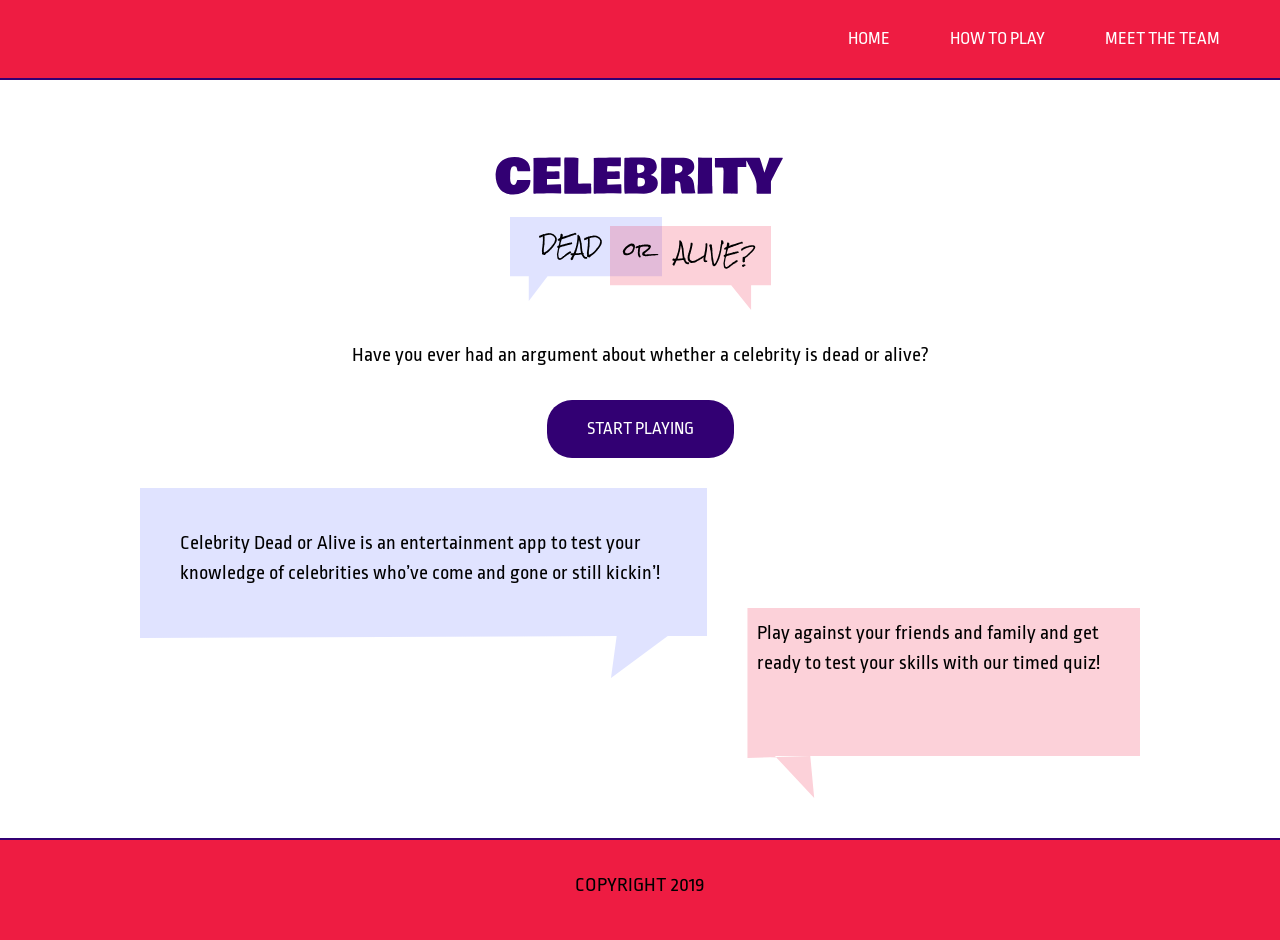
<file: celebdoa/index.html>
<!DOCTYPE html>
<html lang="en">
  <head>
    <meta charset="UTF-8" />
    <meta name="viewport" content="width=device-width, initial-scale=1.0" />
    <meta http-equiv="X-UA-Compatible" content="ie=edge" />
    <link
      href="https://fonts.googleapis.com/css?family=Bowlby+One|Rock+Salt|Ropa+Sans&display=swap"
      rel="stylesheet"
    />
    <link href="css/index.css" rel="stylesheet" />
    <title>Celebrity Dead or Alive?</title>
  </head>
  <body>
    <div class="mobileContainer">
      <nav>
        <a href="index.html">HOME</a>
        <a href="HowTo.html">HOW TO PLAY</a>
        <a href="MeetUs.html">MEET THE TEAM </a>
      </nav>
      <div class="container">
        <div class="top-content">
          <img src="img/cdoa.svg" alt="Celebrity Dead or Alive logo" />
          <p>
            Have you ever had an argument about whether a celebrity is dead or
            alive?
          </p>
          <a
            class="btn"
            href="https://celebrity-dead-alive-frontend.netlify.com"
            >START PLAYING</a
          >
        </div>
        <div class="middle-content">
          <div class="blue">
            <p>
              Celebrity Dead or Alive is an entertainment app to test your
              knowledge of celebrities who’ve come and gone or still kickin’!
            </p>
          </div>
          <div class="pink">
            <p>
              Play against your friends and family and get ready to test your
              skills with our timed quiz!
            </p>
          </div>
        </div>
      </div>
      <footer>
        <p>COPYRIGHT 2019</p>
      </footer>
    </div>
  </body>
</html>
</file>
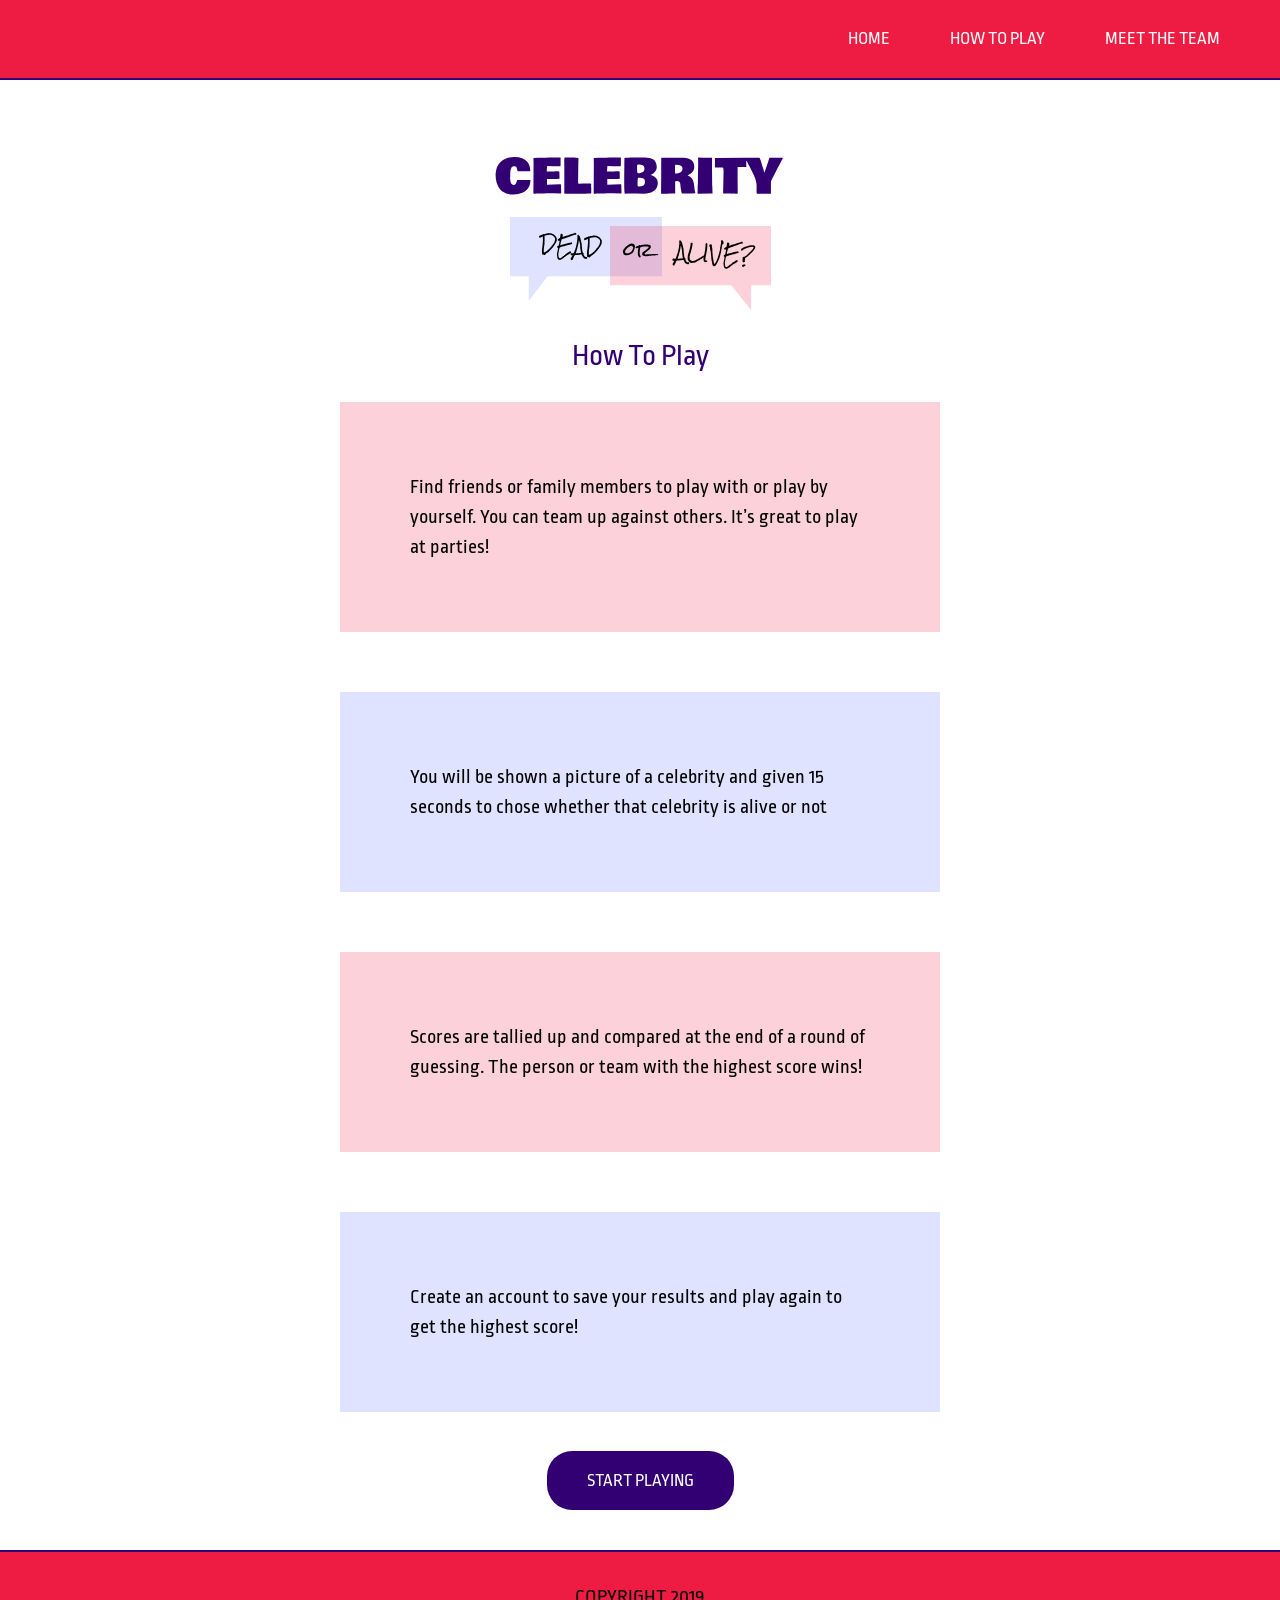
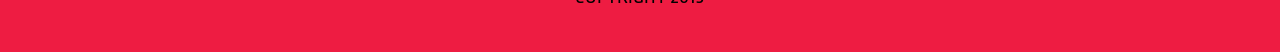
<file: celebdoa/HowTo.html>
<!DOCTYPE html>
<html lang="en">
  <head>
    <meta charset="UTF-8" />
    <meta name="viewport" content="width=device-width, initial-scale=1.0" />
    <meta http-equiv="X-UA-Compatible" content="ie=edge" />
    <link
      href="https://fonts.googleapis.com/css?family=Bowlby+One|Rock+Salt|Ropa+Sans&display=swap"
      rel="stylesheet"
    />
    <link href="css/index.css" rel="stylesheet" />
    <title>How to Play</title>
  </head>
  <body>
    <div class="mobileContainer">
      <nav>
        <a href="index.html">HOME</a>
        <a href="HowTo.html">HOW TO PLAY</a>
        <a href="MeetUs.html">MEET THE TEAM </a>
      </nav>
      <div class="container">
        <div class="top-content">
          <img src="img/cdoa.svg" alt="Celebrity Dead or Alive logo" />
        </div>

        <h3>How To Play</h3>

        <div class="muPink">
          <p>
            Find friends or family members to play with or play by yourself. You
            can team up against others. It’s great to play at parties!
          </p>
        </div>

        <div class="muBlue">
          <p>
            You will be shown a picture of a celebrity and given 15 seconds to
            chose whether that celebrity is alive or not
          </p>
        </div>

        <div class="muPink">
          <p>
            Scores are tallied up and compared at the end of a round of
            guessing. The person or team with the highest score wins!
          </p>
        </div>

        <div class="muBlue">
          <p>
            Create an account to save your results and play again to get the
            highest score!
          </p>
        </div>

        <div class="bottom-content">
          <a
            class="btn"
            href="https://celebrity-dead-alive-frontend.netlify.com"
            >START PLAYING</a
          >
        </div>
      </div>
      <footer>
        <p>COPYRIGHT 2019</p>
      </footer>
    </div>
  </body>
</html>
</file>
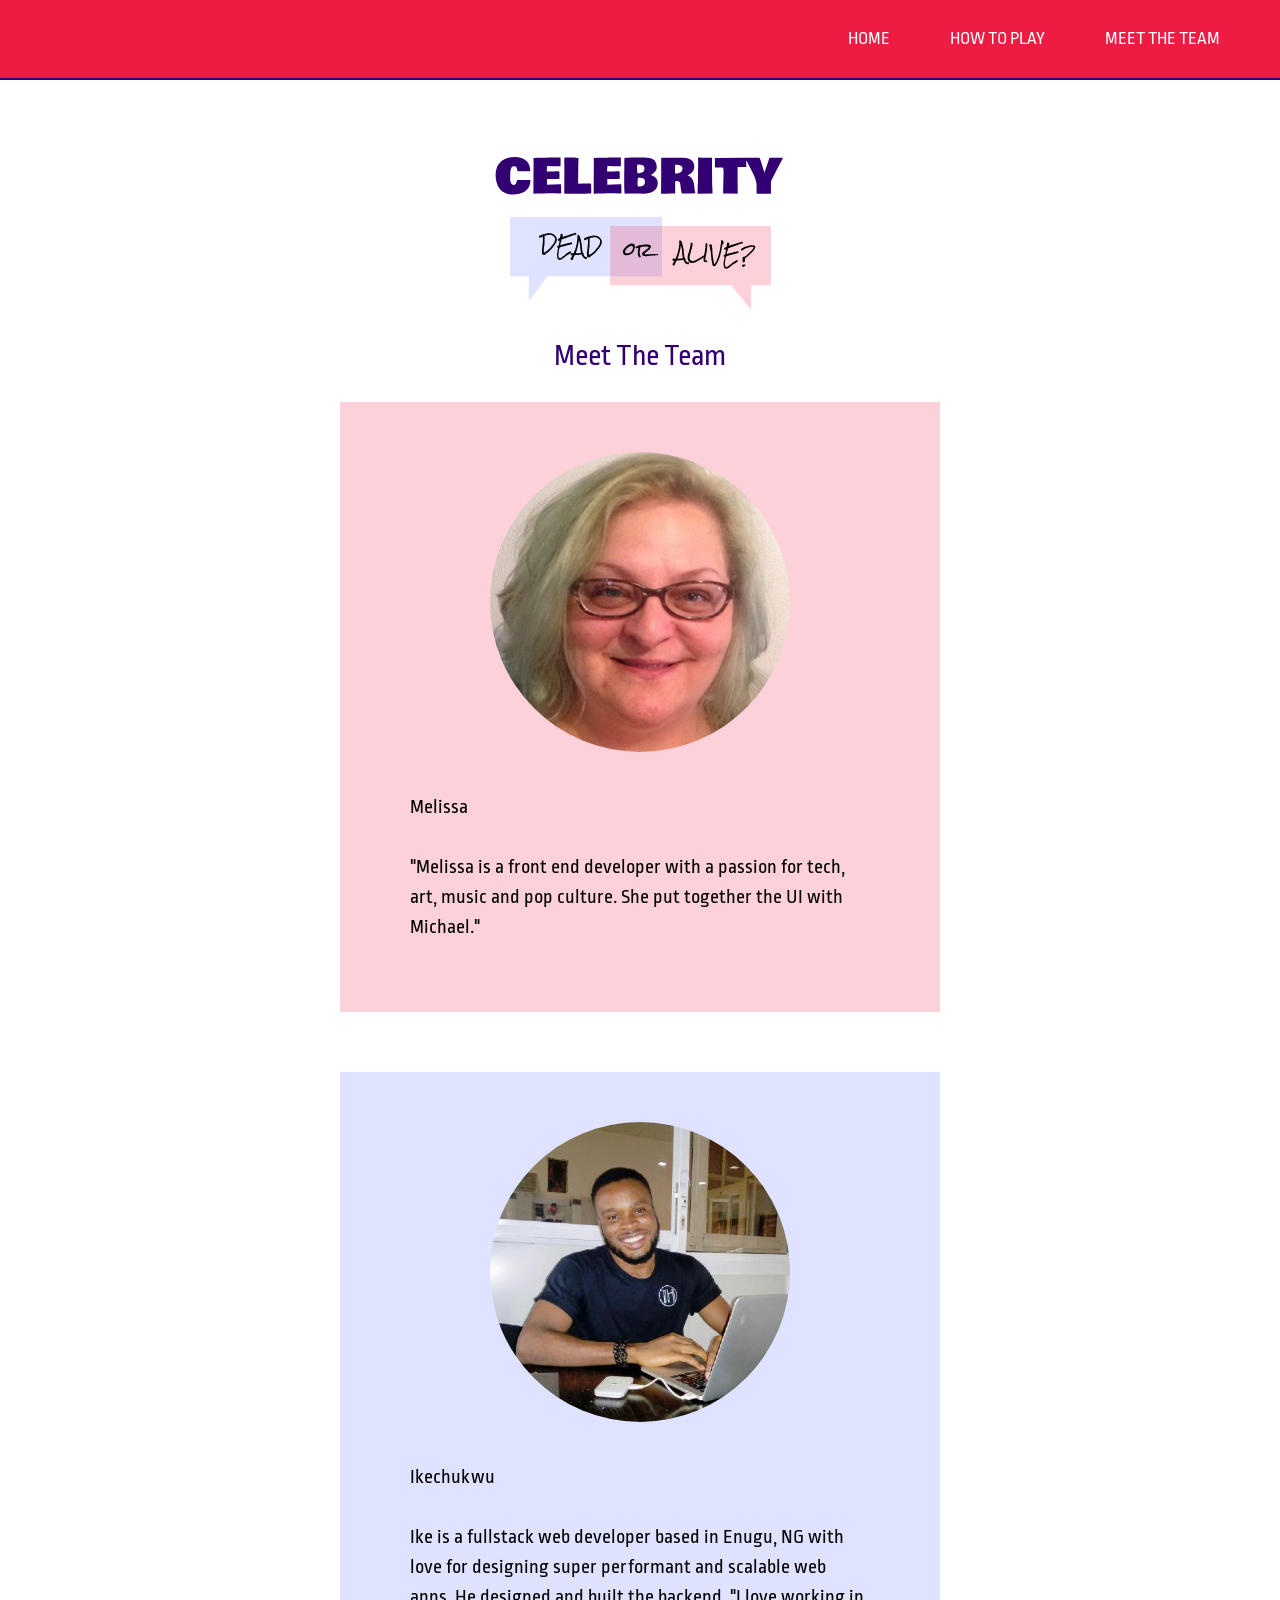
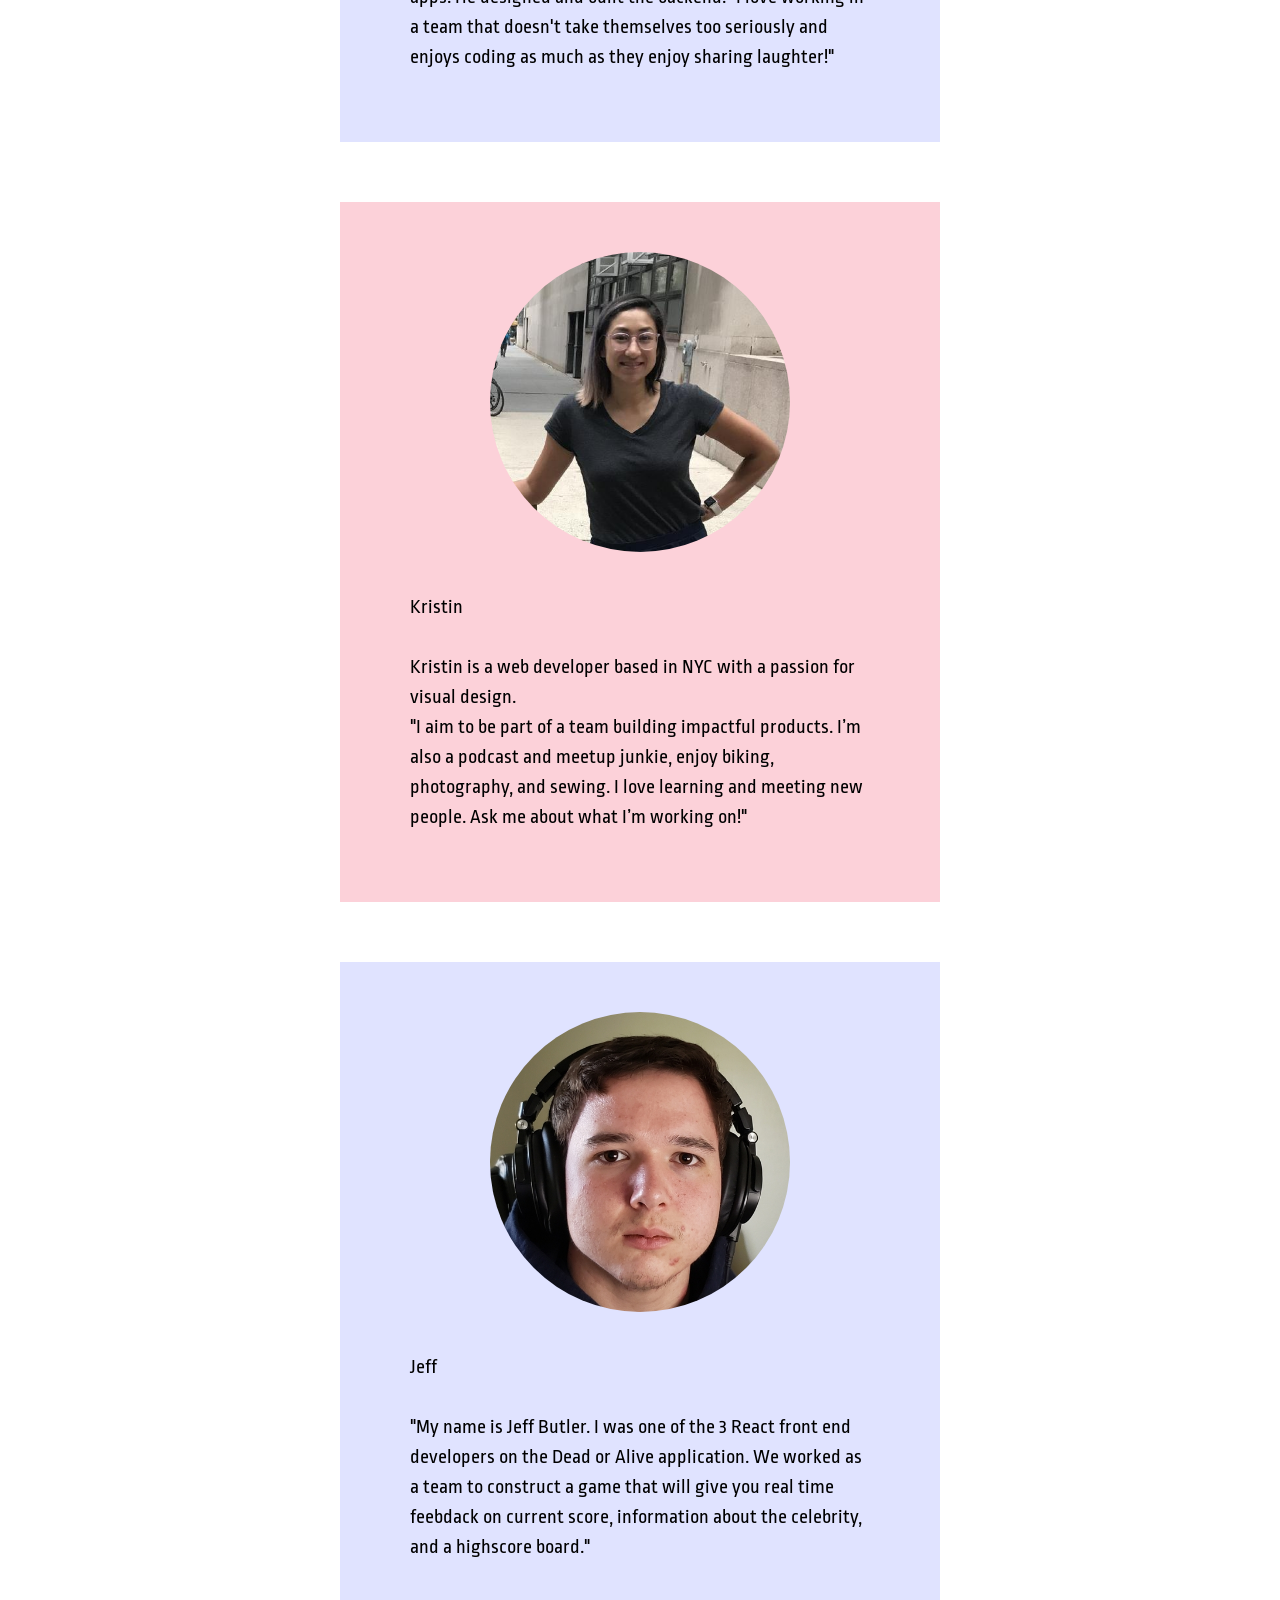
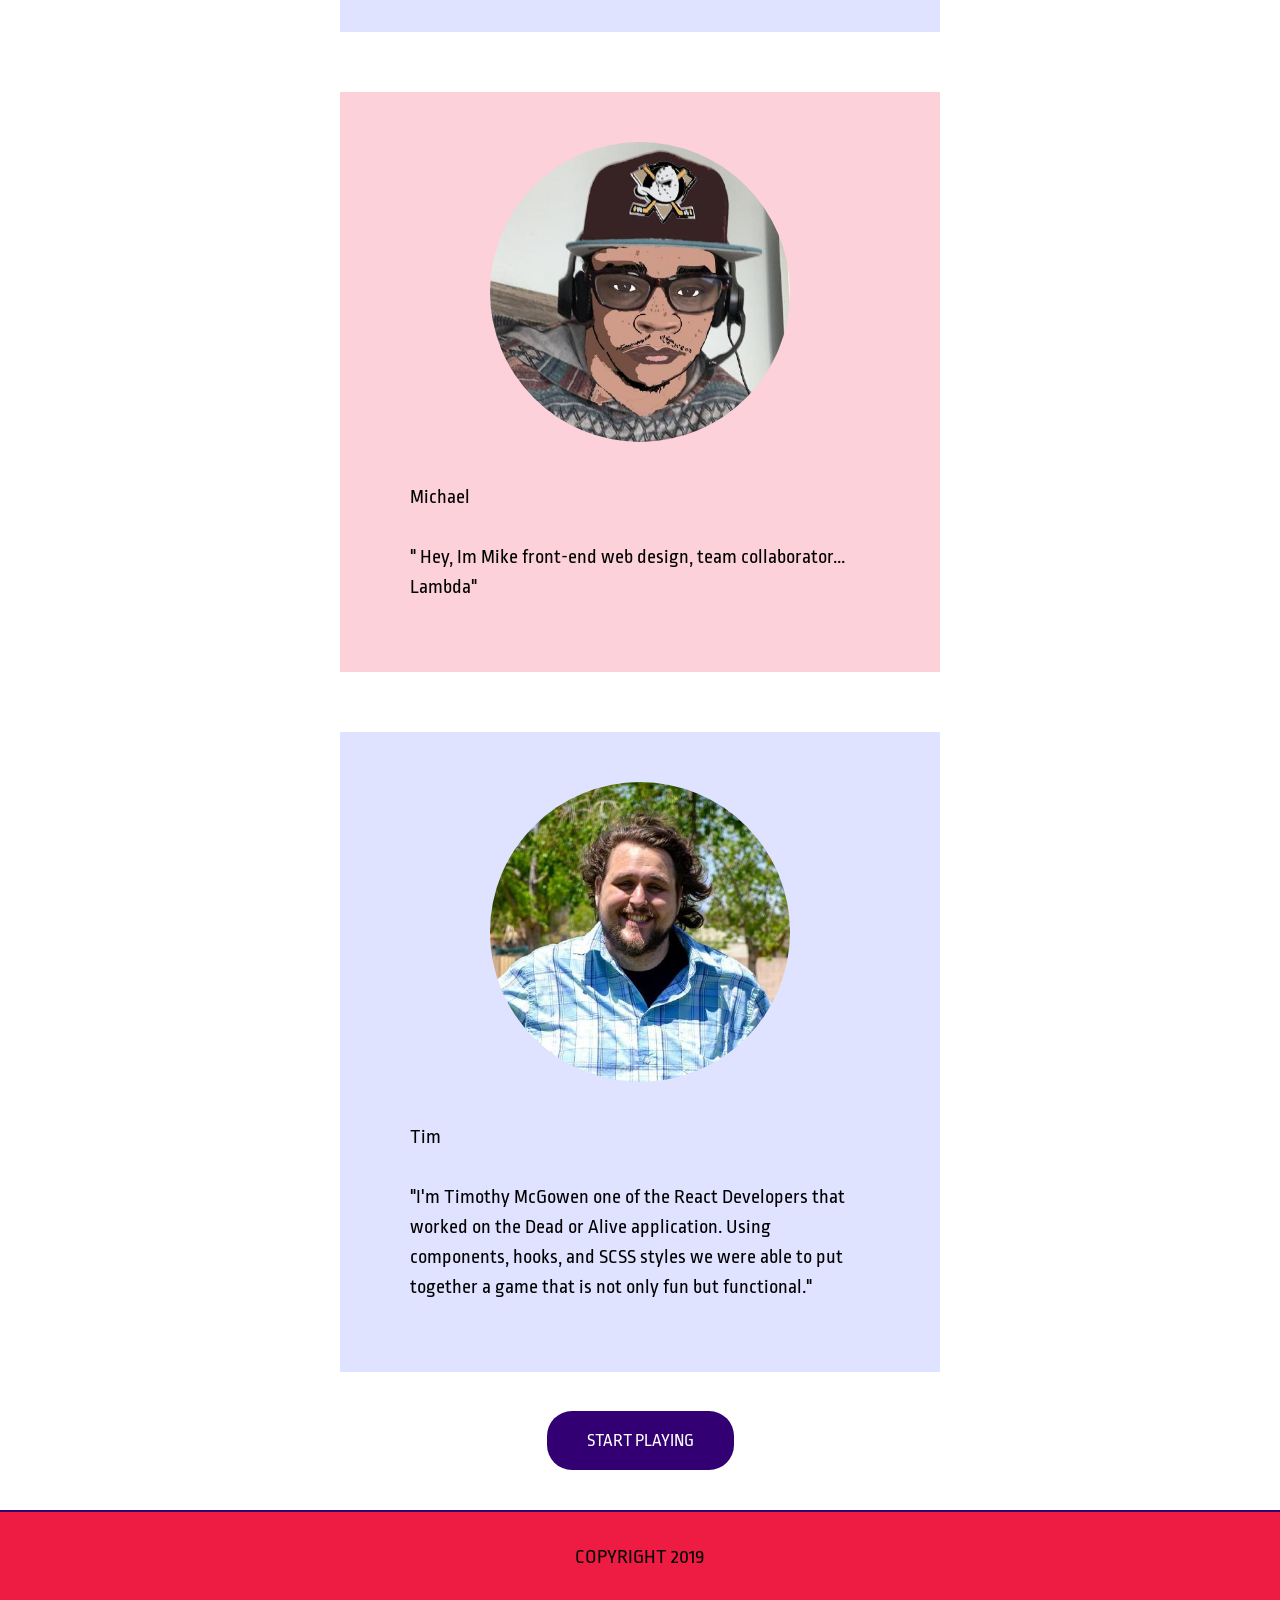
<file: celebdoa/MeetUs.html>
<!DOCTYPE html>
<html lang="en">
  <head>
    <meta charset="UTF-8" />
    <meta name="viewport" content="width=device-width, initial-scale=1.0" />
    <meta http-equiv="X-UA-Compatible" content="ie=edge" />
    <link
      href="https://fonts.googleapis.com/css?family=Bowlby+One|Rock+Salt|Ropa+Sans&display=swap"
      rel="stylesheet"
    />
    <link href="css/index.css" rel="stylesheet" />
    <title>Meet the Team</title>
  </head>
  <body>
      <div class="mobileContainer">
    
      <nav>
        <a href="index.html">HOME</a>
        <a href="HowTo.html">HOW TO PLAY</a>
        <a href="MeetUs.html">MEET THE TEAM </a>
      </nav>
      <div class="container">
      <div class="top-content">
        <img src="img/cdoa.svg" alt="Celebrity Dead or Alive logo" />
      </div>

      <h3>Meet The Team</h3>

      <div class="muPink">
        <img class="avatar" src="img/melissa-kemp.jpg" alt="Melissa Kemp" />
        <p>
          <strong>Melissa</strong> <br /><br />
          "Melissa is a front end developer with a passion for tech, art, music
          and pop culture. She put together the UI with Michael."
        </p>
      </div>

      <div class="muBlue">
        <img class="avatar" src="img/ikechukwu-eze.jpg" alt="Ikechukwu Eze" />
        <p>
          <strong>Ikechukwu</strong><br /><br />
          Ike is a fullstack web developer based in Enugu, NG with love for
          designing super performant and scalable web apps. He designed and
          built the backend. "I love working in a team that doesn't take
          themselves too seriously and enjoys coding as much as they enjoy
          sharing laughter!"
        </p>
      </div>

      <div class="muPink">
        <img class="avatar" src="img/kristin-barr.jpg" alt="Kristin Barr" />
        <p>
          <strong>Kristin</strong> <br /><br />
          Kristin is a web developer based in NYC with a passion for visual
          design. <br />
          "I aim to be part of a team building impactful products. I’m also a
          podcast and meetup junkie, enjoy biking, photography, and sewing. I
          love learning and meeting new people. Ask me about what I’m working
          on!"
        </p>
      </div>

      <div class="muBlue">
        <img class="avatar" src="img/jeff-butler.jpg" alt="Jeff Butler" />
        <p>
          <strong>Jeff</strong><br /><br />
          "My name is Jeff Butler. I was one of the 3 React front end developers
          on the Dead or Alive application. We worked as a team to construct a
          game that will give you real time feebdack on current score,
          information about the celebrity, and a highscore board."
        </p>
      </div>

      <div class="muPink">
        <img class="avatar" src="img/michael-demery.jpg" alt="Michael Demery" />
        <p>
          <strong>Michael</strong> <br /><br />
          " Hey, Im Mike front-end web design, team collaborator... Lambda"
        </p>
      </div>

      <div class="muBlue">
        <img class="avatar" src="img/tim-mcgowen.jpg" alt="Timothy McGowen" />
        <p>
          <strong>Tim</strong> <br /><br />
          "I'm Timothy McGowen one of the React Developers that worked on the
          Dead or Alive application. Using components, hooks, and SCSS styles we
          were able to put together a game that is not only fun but functional."
        </p>
      </div>

      <div class="bottom-content">
        <a class="btn" href="https://celebrity-dead-alive-frontend.netlify.com"
          >START PLAYING</a
        >
      </div>
    </div>
      <footer>
        <p>COPYRIGHT 2019</p>
      </footer>
    </div>
  </body>
</html>
</file>
<file: celebdoa/css/index.css>
/* http://meyerweb.com/eric/tools/css/reset/ 
   v2.0 | 20110126
   License: none (public domain)
*/
html,
body,
div,
span,
applet,
object,
iframe,
h1,
h2,
h3,
h4,
h5,
h6,
p,
blockquote,
pre,
a,
abbr,
acronym,
address,
big,
cite,
code,
del,
dfn,
em,
img,
ins,
kbd,
q,
s,
samp,
small,
strike,
strong,
sub,
sup,
tt,
var,
b,
u,
i,
center,
dl,
dt,
dd,
ol,
ul,
li,
fieldset,
form,
label,
legend,
table,
caption,
tbody,
tfoot,
thead,
tr,
th,
td,
article,
aside,
canvas,
details,
embed,
figure,
figcaption,
footer,
header,
hgroup,
menu,
nav,
output,
ruby,
section,
summary,
time,
mark,
audio,
video {
  margin: 0;
  padding: 0;
  border: 0;
  font-size: 100%;
  font: inherit;
  vertical-align: baseline;
}
/* HTML5 display-role reset for older browsers */
article,
aside,
details,
figcaption,
figure,
footer,
header,
hgroup,
menu,
nav,
section {
  display: block;
}
body {
  line-height: 1;
}
ol,
ul {
  list-style: none;
}
blockquote,
q {
  quotes: none;
}
blockquote:before,
blockquote:after,
q:before,
q:after {
  content: "";
  content: none;
}
table {
  border-collapse: collapse;
  border-spacing: 0;
}
* {
  box-sizing: border-box;
}
html {
  font-size: 62.5%;
}
html,
body {
  font-family: 'Ropa Sans', sans-serif;
}
h1 {
  font-family: 'Bowlby One', cursive;
  font-size: 5.5rem;
  color: #320073;
}
h2 {
  font-family: 'Rock Salt', cursive;
  font-size: 2.5rem;
  padding-bottom: 10px;
}
h4 {
  font-size: 1.7rem;
  padding-bottom: 10px;
}
p {
  line-height: 1.5;
  font-size: 2rem;
  padding-bottom: 10px;
}
img {
  max-width: 100%;
  height: auto;
}
.container {
  max-width: 1200px;
  width: 100%;
  margin: 0 auto;
}
nav {
  display: flex;
  background-color: #EE1C42;
  font-family: "Ropa Sans", sans-serif;
  font-size: 1.8rem;
  justify-content: flex-end;
  align-items: center;
  width: 100%;
  padding-right: 30px;
  margin-bottom: 30px;
  border-bottom: 2px solid #320073;
}
nav a {
  padding: 30px 30px;
  text-decoration: none;
  color: white;
}
nav a:hover {
  color: black;
}
nav #login {
  color: #320073;
}
@media only screen and (max-width: 500px) {
  justify-content: space-between;
}
@media only screen and (max-width: 800px) {
  justify-content: space-between;
}
footer {
  display: flex;
  font-family: "Ropa Sans", sans-serif;
  font-size: 1.8rem;
  justify-content: space-evenly;
  align-items: center;
  width: 100%;
  padding: 30px 0;
  background-color: #EE1C42;
  margin-top: 30px;
  border-top: 2px solid #320073;
}
@media only screen and (max-width: 800px) {
  .container {
    width: 800px;
  }
  footer {
    width: 799px;
  }
}
@media only screen and (max-width: 500px) {
  .container {
    width: 500px;
  }
  footer {
    width: 499px;
  }
}
.container {
  width: 1000px;
  display: flex;
  flex-direction: column;
  align-items: center;
}
.top-content {
  display: flex;
  flex-direction: column;
  justify-content: space-around;
  align-items: center;
  margin: 30px 0;
}
.top-content h1 {
  padding: 30px;
}
.top-content h2 {
  padding-bottom: 30px;
  transform: rotate(3.04deg);
}
.top-content p {
  padding: 30px;
}
.top-content a {
  font-size: 1.8rem;
  text-decoration: none;
  color: white;
  background-color: #320073;
  padding: 20px 40px;
  border-radius: 25px;
}
.top-content a:hover {
  color: grey;
}
h3 {
  font-family: Ropa Sans;
  font-style: normal;
  font-weight: normal;
  font-size: 30px;
  line-height: 32px;
  text-align: center;
  color: #320073;
}
.middle-content {
  height: 32em;
  display: flex;
  justify-content: space-between;
}
.blue {
  display: flex;
  align-content: center;
  height: 20em;
  margin-right: 2rem;
  background-color: rgba(193, 200, 255, 0.5);
  clip-path: polygon(0% 0%, 100% 0%, 100% 74%, 93% 74%, 83% 95%, 84% 74%, 0% 75%);
  align-self: flex-start;
}
.blue p {
  padding: 40px;
}
.pink {
  display: flex;
  align-content: center;
  height: 20em;
  margin-left: 2rem;
  background-color: rgba(238, 28, 66, 0.2);
  clip-path: polygon(0% 0%, 100% 0%, 100% 74%, 7% 74%, 17% 95%, 16% 74%, 0% 75%);
  align-self: flex-end;
}
.pink p {
  padding: 10px;
}
.muBlue {
  display: flex;
  flex-direction: column;
  align-items: center;
  width: 60%;
  margin: 30px 0;
  padding: 30px 30px;
  background-color: rgba(193, 200, 255, 0.5);
}
.muBlue p {
  padding: 40px;
}
.muPink {
  display: flex;
  flex-direction: column;
  align-items: center;
  width: 60%;
  margin: 30px 0;
  padding: 30px 30px;
  background-color: rgba(238, 28, 66, 0.2);
}
.muPink p {
  padding: 40px;
}
.avatar {
  height: 300px;
  width: 300px;
  border-radius: 50%;
  margin-top: 20px;
}
.bottom-content {
  margin: 30px 0;
}
.bottom-content a {
  font-size: 1.8rem;
  text-decoration: none;
  color: white;
  background-color: #320073;
  padding: 20px 40px;
  border-radius: 25px;
}
.bottom-content a:hover {
  color: grey;
}
@media only screen and (max-width: 800px) {
  .mobileContainer {
    width: 800px;
    display: flex;
    flex-direction: column;
  }
  .mobileContainer .container {
    max-width: 800px;
  }
  .blue {
    height: 30em;
  }
  .pink {
    height: 30em;
  }
}
@media only screen and (max-width: 500px) {
  .mobileContainer {
    max-width: 500px;
    display: flex;
    flex-direction: column;
  }
  .mobileContainer .container {
    max-width: 500px;
  }
  .middle-content {
    display: flex;
    flex-direction: column;
  }
  .blue {
    height: 30em;
    padding-bottom: 20px;
  }
  .pink {
    height: 30em;
  }
}
</file>
